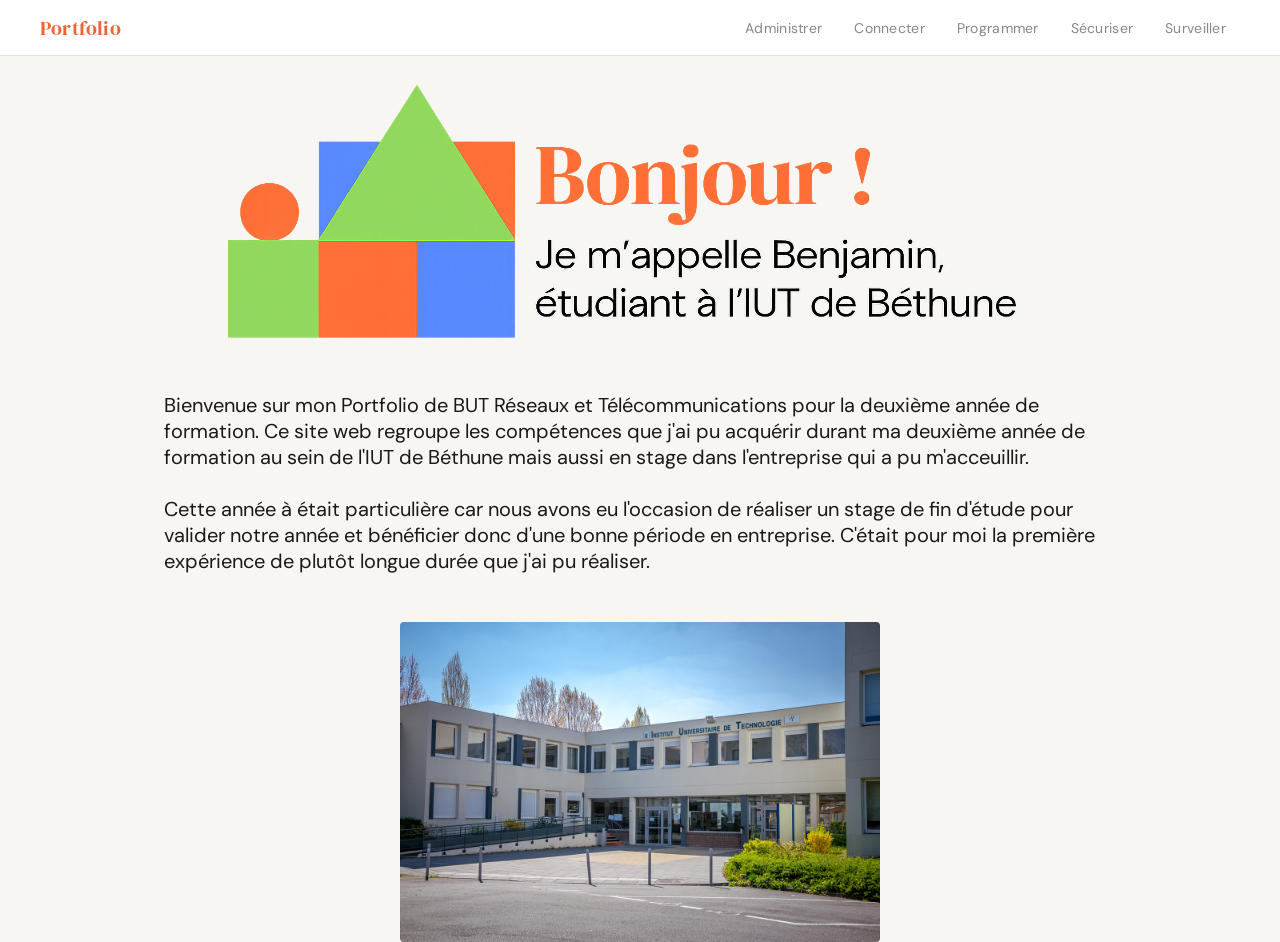
<file: index.html>
<!DOCTYPE html>
<html lang="fr">
<head>
  <meta charset="UTF-8" />
  <meta name="viewport" content="width=device-width, initial-scale=1.0" />
  <title>Portfolio Benjamin Petillon</title>
  <link href="https://fonts.googleapis.com/css2?family=DM+Sans:wght@300;400;500&family=DM+Serif+Display&display=swap" rel="stylesheet" />
  <link rel="stylesheet" href="style.css" />
</head>
<body>

<main>

<nav>
    <a href="index.html" class="nav-brand">Portfolio</a>
    <ul class="nav-links">
        <li><a href="skills/administrer.html">Administrer</a></li>
        <li><a href="skills/connecter.html">Connecter</a></li>
        <li><a href="skills/programmer.html">Programmer</a></li>
        <li><a href="skills/securiser.html">Sécuriser</a></li>
        <li><a href="skills/surveiller.html">Surveiller</a></li>
    </ul>
</nav>

    <div class="container">

        <div class="divider-box-s"></div>

        <img class="img-home" src="attachments/bonjour_rmbg_crop.png">

        <div class="divider-box-m"></div>

            <p>
                Bienvenue sur mon Portfolio de BUT Réseaux et Télécommunications pour la deuxième année de formation. 
                Ce site web regroupe les compétences que j'ai pu acquérir durant ma deuxième année de formation au sein de l'IUT
                de Béthune mais aussi en stage dans l'entreprise qui a pu m'acceuillir.
            </p>
                <br>
            <p>
                Cette année à était particulière car nous avons eu l'occasion de réaliser un stage de fin d'étude pour valider
                notre année et bénéficier donc d'une bonne période en entreprise. C'était pour moi la première expérience
                de plutôt longue durée que j'ai pu réaliser.
            </p>

        <div class="divider-box-m"></div>

            <img src="attachments/iut.jpg" class="img-center"/>

    </div>
</main>

<script>
  const current = window.location.pathname.split('/').pop();
  document.querySelectorAll('.nav-links a').forEach(link => {
    if (link.getAttribute('href') === current) {
      link.classList.add('active');
    }
  });
</script>

</body>
</html>
</file>
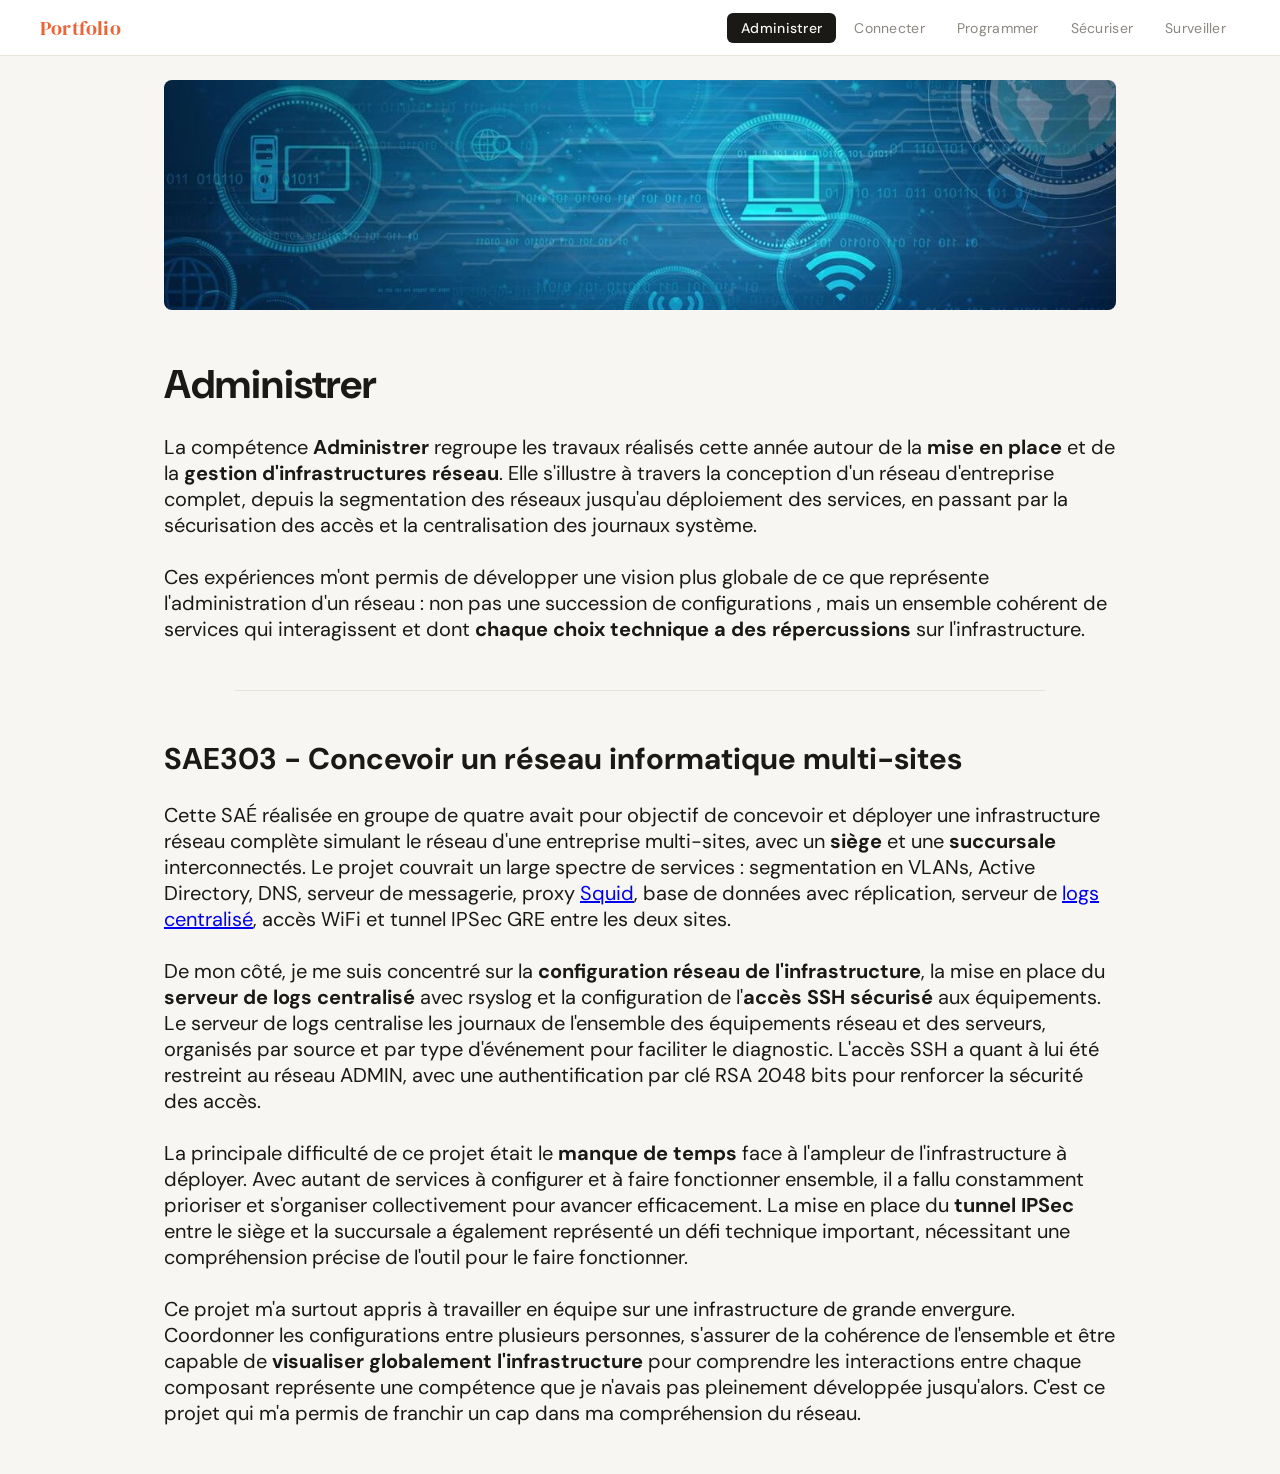
<file: skills/administrer.html>
<!DOCTYPE html>
<html lang="fr">
<head>
  <meta charset="UTF-8" />
  <meta name="viewport" content="width=device-width, initial-scale=1.0" />
  <title>Portfolio Benjamin Petillon</title>
  <link href="https://fonts.googleapis.com/css2?family=DM+Sans:wght@300;400;500&family=DM+Serif+Display&display=swap" rel="stylesheet" />
  <link rel="stylesheet" href="../style.css" />
</head>
<body>

<main>

<nav>
    <a href="../index.html" class="nav-brand">Portfolio</a>
    <ul class="nav-links">
        <li><a href="administrer.html">Administrer</a></li>
        <li><a href="connecter.html">Connecter</a></li>
        <li><a href="programmer.html">Programmer</a></li>
        <li><a href="securiser.html">Sécuriser</a></li>
        <li><a href="surveiller.html">Surveiller</a></li>
    </ul>
</nav>
    <div class="container">

        <div class="divider-box-s"></div>

        <img src="../attachments/banner_network.jpg" class="banner">

        <div class="divider-box-m"></div>

            <h1>Administrer</h1>

        <div class="divider-box-s"></div>

            <p>La compétence <strong>Administrer</strong> regroupe les travaux réalisés cette année autour de la <strong>mise en place</strong> et de la <strong>gestion d'infrastructures 
                réseau</strong>. Elle s'illustre à travers la conception d'un réseau d'entreprise complet, depuis la segmentation des réseaux jusqu'au déploiement des 
                services, en passant par la sécurisation des accès et la centralisation des journaux système.</p>
                    <br>
            <p>Ces expériences m'ont permis de développer une vision plus globale de ce que représente l'administration d'un réseau : non pas une succession de 
                configurations , mais un ensemble cohérent de services qui interagissent et dont <strong>chaque choix technique a des répercussions</strong> sur 
                l'infrastructure.</p>
        
        <div class="divider-box-m"></div>
        <hr class="divider-line">
        <div class="divider-box-m"></div>

            <h2>SAE303 - Concevoir un réseau informatique multi-sites</h2>

        <div class="divider-box-s"></div>

            <p>Cette SAÉ réalisée en groupe de quatre avait pour objectif de concevoir et déployer une infrastructure réseau complète simulant le réseau 
                d'une entreprise multi-sites, avec un <strong>siège</strong> et une <strong>succursale</strong> interconnectés. Le projet couvrait un large 
                spectre de services : segmentation en VLANs, Active Directory, DNS, serveur de messagerie, proxy <a href="https://www.squid-cache.org/Intro/">Squid</a>, 
                base de données avec réplication, serveur de <a href="https://www.rsyslog.com/">logs centralisé</a>, accès WiFi et tunnel IPSec GRE entre les deux sites.</p>
                <br>
            <p>De mon côté, je me suis concentré sur la <strong>configuration réseau de l'infrastructure</strong>, la mise en place du <strong>serveur de logs 
                centralisé</strong> avec rsyslog et la configuration de l'<strong>accès SSH sécurisé</strong> aux équipements. Le serveur de logs centralise les 
                journaux de l'ensemble des équipements réseau et des serveurs, organisés par source et par type d'événement pour faciliter le diagnostic. L'accès 
                SSH a quant à lui été restreint au réseau ADMIN, avec une authentification par clé RSA 2048 bits pour renforcer la sécurité des accès.</p>
                <br>
            <p>La principale difficulté de ce projet était le <strong>manque de temps</strong> face à l'ampleur de l'infrastructure à déployer. Avec autant de 
                services à configurer et à faire fonctionner ensemble, il a fallu constamment prioriser et s'organiser collectivement pour avancer efficacement. 
                La mise en place du <strong>tunnel IPSec</strong> entre le siège et la succursale a également représenté un défi technique important, nécessitant 
                une compréhension précise de l'outil pour le faire fonctionner.</p>
                <br>
            <p>Ce projet m'a surtout appris à travailler en équipe sur une infrastructure de grande envergure. Coordonner les configurations entre plusieurs 
                personnes, s'assurer de la cohérence de l'ensemble et être capable de <strong>visualiser globalement l'infrastructure</strong> pour comprendre 
                les interactions entre chaque composant représente une compétence que je n'avais pas pleinement développée jusqu'alors. C'est ce projet qui 
                m'a permis de franchir un cap dans ma compréhension du réseau.</p>
    
        <div class="divider-box-m"></div>

    </div>
</main>

<script>
  const current = window.location.pathname.split('/').pop();
  document.querySelectorAll('.nav-links a').forEach(link => {
    if (link.getAttribute('href') === current) {
      link.classList.add('active');
    }
  });
</script>

</body>
</html>
</file>
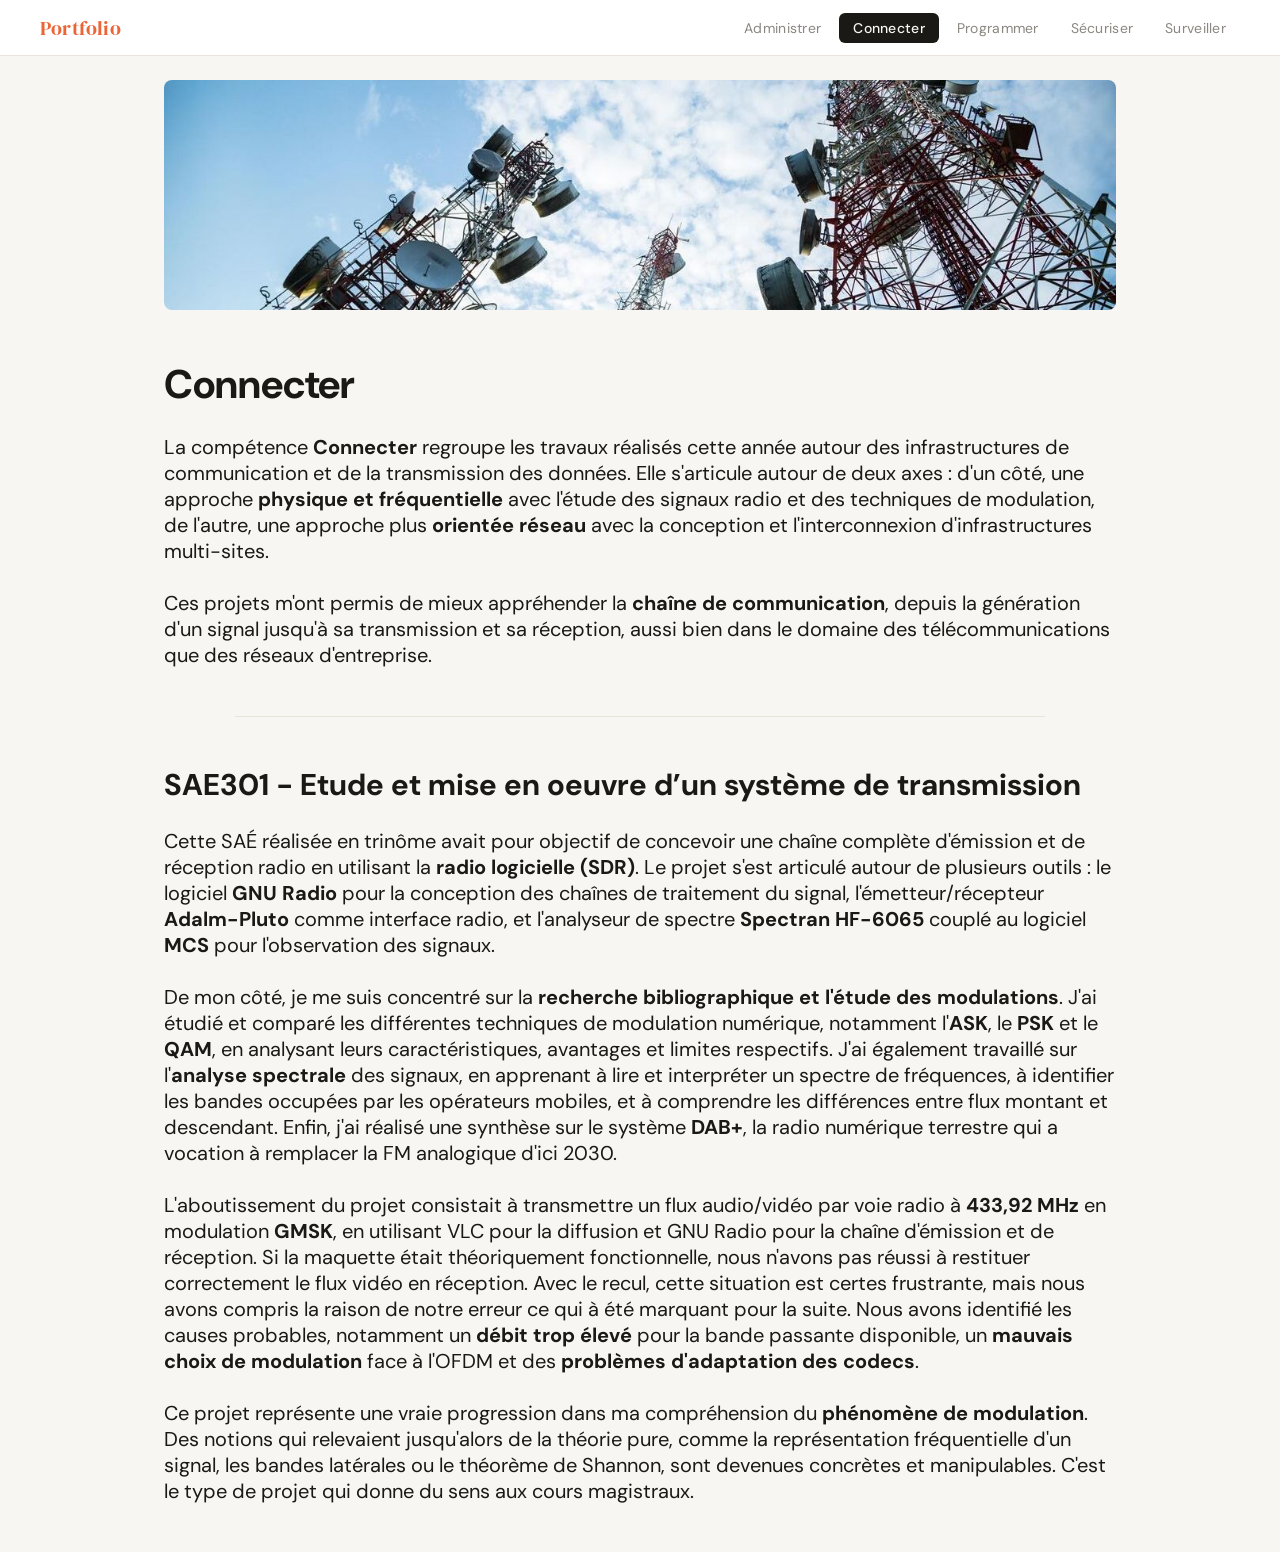
<file: skills/connecter.html>
<!DOCTYPE html>
<html lang="fr">
<head>
  <meta charset="UTF-8" />
  <meta name="viewport" content="width=device-width, initial-scale=1.0" />
  <title>Portfolio Benjamin Petillon</title>
  <link href="https://fonts.googleapis.com/css2?family=DM+Sans:wght@300;400;500&family=DM+Serif+Display&display=swap" rel="stylesheet" />
  <link rel="stylesheet" href="../style.css" />
</head>
<body>

<main>

<nav>
    <a href="../index.html" class="nav-brand">Portfolio</a>
    <ul class="nav-links">
        <li><a href="administrer.html">Administrer</a></li>
        <li><a href="connecter.html">Connecter</a></li>
        <li><a href="programmer.html">Programmer</a></li>
        <li><a href="securiser.html">Sécuriser</a></li>
        <li><a href="surveiller.html">Surveiller</a></li>
    </ul>
</nav>
    <div class="container">

        <div class="divider-box-s"></div>

        <img src="../attachments/banner_telecom.jpg" class="banner">

        <div class="divider-box-m"></div>

            <h1>Connecter</h1>

        <div class="divider-box-s"></div>

            <p>La compétence <strong>Connecter</strong> regroupe les travaux réalisés cette année autour des infrastructures de communication et de la 
                transmission des données. Elle s'articule autour de deux axes : d'un côté, une approche <strong>physique et fréquentielle</strong> avec l'étude 
                des signaux radio et des techniques de modulation, de l'autre, une approche plus <strong>orientée réseau</strong> avec la conception et 
                l'interconnexion d'infrastructures multi-sites.</p>
                    <br>
            <p>Ces projets m'ont permis de mieux appréhender la <strong>chaîne de communication</strong>, depuis la génération d'un signal jusqu'à sa transmission et sa 
                réception, aussi bien dans le domaine des télécommunications que des réseaux d'entreprise.</p>
        
        <div class="divider-box-m"></div>
        <hr class="divider-line">
        <div class="divider-box-m"></div>

            <h2>SAE301 - Etude et mise en oeuvre d’un système de transmission</h2>

        <div class="divider-box-s"></div>

            <p>Cette SAÉ réalisée en trinôme avait pour objectif de concevoir une chaîne complète d'émission et de réception radio en utilisant la 
                <strong>radio logicielle (SDR)</strong>. Le projet s'est articulé autour de plusieurs outils : le logiciel <strong>GNU Radio</strong> 
                pour la conception des chaînes de traitement du signal, l'émetteur/récepteur <strong>Adalm-Pluto</strong> comme interface radio, et 
                l'analyseur de spectre <strong>Spectran HF-6065</strong> couplé au logiciel <strong>MCS</strong> pour l'observation des signaux.</p>
                <br>
            <p>De mon côté, je me suis concentré sur la <strong>recherche bibliographique et l'étude des modulations</strong>. J'ai étudié et comparé 
                les différentes techniques de modulation numérique, notamment l'<strong>ASK</strong>, le <strong>PSK</strong> et le <strong>QAM</strong>, 
                en analysant leurs caractéristiques, avantages et limites respectifs. J'ai également travaillé sur l'<strong>analyse spectrale</strong> 
                des signaux, en apprenant à lire et interpréter un spectre de fréquences, à identifier les bandes occupées par les opérateurs mobiles, et 
                à comprendre les différences entre flux montant et descendant. Enfin, j'ai réalisé une synthèse sur le système <strong>DAB+</strong>, la 
                radio numérique terrestre qui a vocation à remplacer la FM analogique d'ici 2030.</p>
                <br>
            <p>L'aboutissement du projet consistait à transmettre un flux audio/vidéo par voie radio à <strong>433,92 MHz</strong> en modulation <strong>
                GMSK</strong>, en utilisant VLC pour la diffusion et GNU Radio pour la chaîne d'émission et de réception. Si la maquette était théoriquement 
                fonctionnelle, nous n'avons pas réussi à restituer correctement le flux vidéo en réception. Avec le recul, cette situation est certes frustrante, 
                mais nous avons compris la raison de notre erreur ce qui à été marquant pour la suite. 
                Nous avons identifié les causes probables, notamment un <strong>débit trop élevé</strong> pour la bande passante disponible, un <strong>mauvais choix de modulation</strong> 
                face à l'OFDM et des <strong>problèmes d'adaptation des codecs</strong>.</p>
                <br>
            <p>Ce projet représente une vraie progression dans ma compréhension du <strong>phénomène de modulation</strong>. Des notions qui relevaient jusqu'alors 
                de la théorie pure, comme la représentation fréquentielle d'un signal, les bandes latérales ou le théorème de Shannon, sont devenues concrètes et 
                manipulables. C'est le type de projet qui donne du sens aux cours magistraux.</p>
        
        <div class="divider-box-m"></div>


    </div>
</main>

<script>
  const current = window.location.pathname.split('/').pop();
  document.querySelectorAll('.nav-links a').forEach(link => {
    if (link.getAttribute('href') === current) {
      link.classList.add('active');
    }
  });
</script>

</body>
</html>
</file>
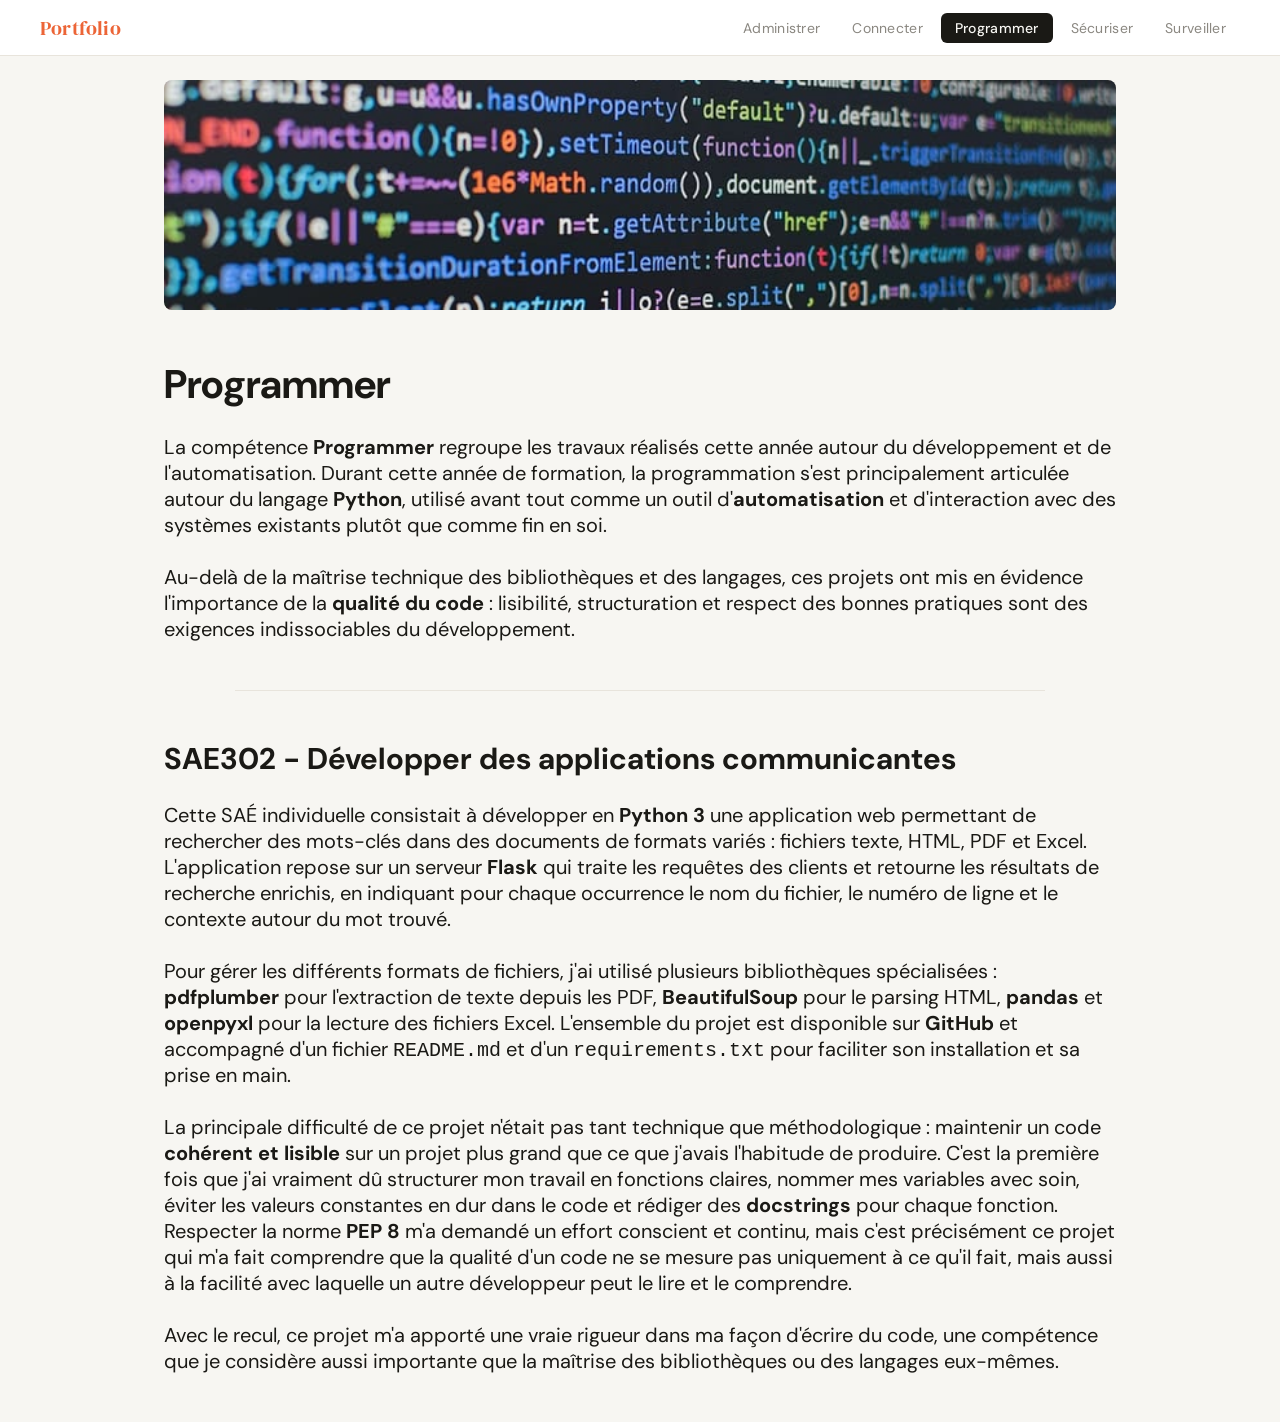
<file: skills/programmer.html>
<!DOCTYPE html>
<html lang="fr">
<head>
  <meta charset="UTF-8" />
  <meta name="viewport" content="width=device-width, initial-scale=1.0" />
  <title>Portfolio Benjamin Petillon</title>
  <link href="https://fonts.googleapis.com/css2?family=DM+Sans:wght@300;400;500&family=DM+Serif+Display&display=swap" rel="stylesheet" />
  <link rel="stylesheet" href="../style.css" />
</head>
<body>

<main>

<nav>
    <a href="../index.html" class="nav-brand">Portfolio</a>
    <ul class="nav-links">
        <li><a href="administrer.html">Administrer</a></li>
        <li><a href="connecter.html">Connecter</a></li>
        <li><a href="programmer.html">Programmer</a></li>
        <li><a href="securiser.html">Sécuriser</a></li>
        <li><a href="surveiller.html">Surveiller</a></li>
    </ul>
</nav>
    <div class="container">

        <div class="divider-box-s"></div>

        <img src="../attachments/banner_prog.jpg" class="banner">

        <div class="divider-box-m"></div>

            <h1>Programmer</h1>

        <div class="divider-box-s"></div>

            <p>La compétence <strong>Programmer</strong> regroupe les travaux réalisés cette année autour du développement et de l'automatisation. Durant cette 
                année de formation, la programmation s'est principalement articulée autour du langage <strong>Python</strong>, utilisé avant tout comme un outil 
                d'<strong>automatisation</strong> et d'interaction avec des systèmes existants plutôt que comme fin en soi.</p>
                    <br>
            <p>Au-delà de la maîtrise technique des bibliothèques et des langages, ces projets ont mis en évidence l'importance de la <strong>qualité du code</strong> : 
                lisibilité, structuration et respect des bonnes pratiques sont des exigences indissociables du développement.</p>        
     
        <div class="divider-box-m"></div>
        <hr class="divider-line">
        <div class="divider-box-m"></div>

            <h2>SAE302 - Développer des applications communicantes</h2>

        <div class="divider-box-s"></div>

            <p>Cette SAÉ individuelle consistait à développer en <strong>Python 3</strong> une application web permettant de rechercher des mots-clés 
                dans des documents de formats variés : fichiers texte, HTML, PDF et Excel. L'application repose sur un serveur <strong>Flask</strong> qui 
                traite les requêtes des clients et retourne les résultats de recherche enrichis, en indiquant pour chaque occurrence le nom du fichier, 
                le numéro de ligne et le contexte autour du mot trouvé.</p>
                <br>
            <p>Pour gérer les différents formats de fichiers, j'ai utilisé plusieurs bibliothèques spécialisées : <strong>pdfplumber</strong> pour l'extraction 
                de texte depuis les PDF, <strong>BeautifulSoup</strong> pour le parsing HTML, <strong>pandas</strong> et <strong>openpyxl</strong> pour la lecture 
                des fichiers Excel. L'ensemble du projet est disponible sur <strong>GitHub</strong> et accompagné d'un fichier <code>README.md</code> et d'un 
                <code>requirements.txt</code> pour faciliter son installation et sa prise en main.</p>
                <br>
            <p>La principale difficulté de ce projet n'était pas tant technique que méthodologique : maintenir un code <strong>cohérent et lisible</strong> sur un 
                projet plus grand que ce que j'avais l'habitude de produire. C'est la première fois que j'ai vraiment dû structurer mon travail en fonctions claires, 
                nommer mes variables avec soin, éviter les valeurs constantes en dur dans le code et rédiger des <strong>docstrings</strong> pour chaque fonction. 
                Respecter la norme <strong>PEP 8</strong> m'a demandé un effort conscient et continu, mais c'est précisément ce projet qui m'a fait comprendre que la 
                qualité d'un code ne se mesure pas uniquement à ce qu'il fait, mais aussi à la facilité avec laquelle un autre développeur peut le lire et le comprendre.</p>
                <br>
            <p>Avec le recul, ce projet m'a apporté une vraie rigueur dans ma façon d'écrire du code, une compétence que je considère aussi importante que la 
                maîtrise des bibliothèques ou des langages eux-mêmes.</p>
            
        <div class="divider-box-m"></div>

    </div>
</main>

<script>
  const current = window.location.pathname.split('/').pop();
  document.querySelectorAll('.nav-links a').forEach(link => {
    if (link.getAttribute('href') === current) {
      link.classList.add('active');
    }
  });
</script>

</body>
</html>
</file>
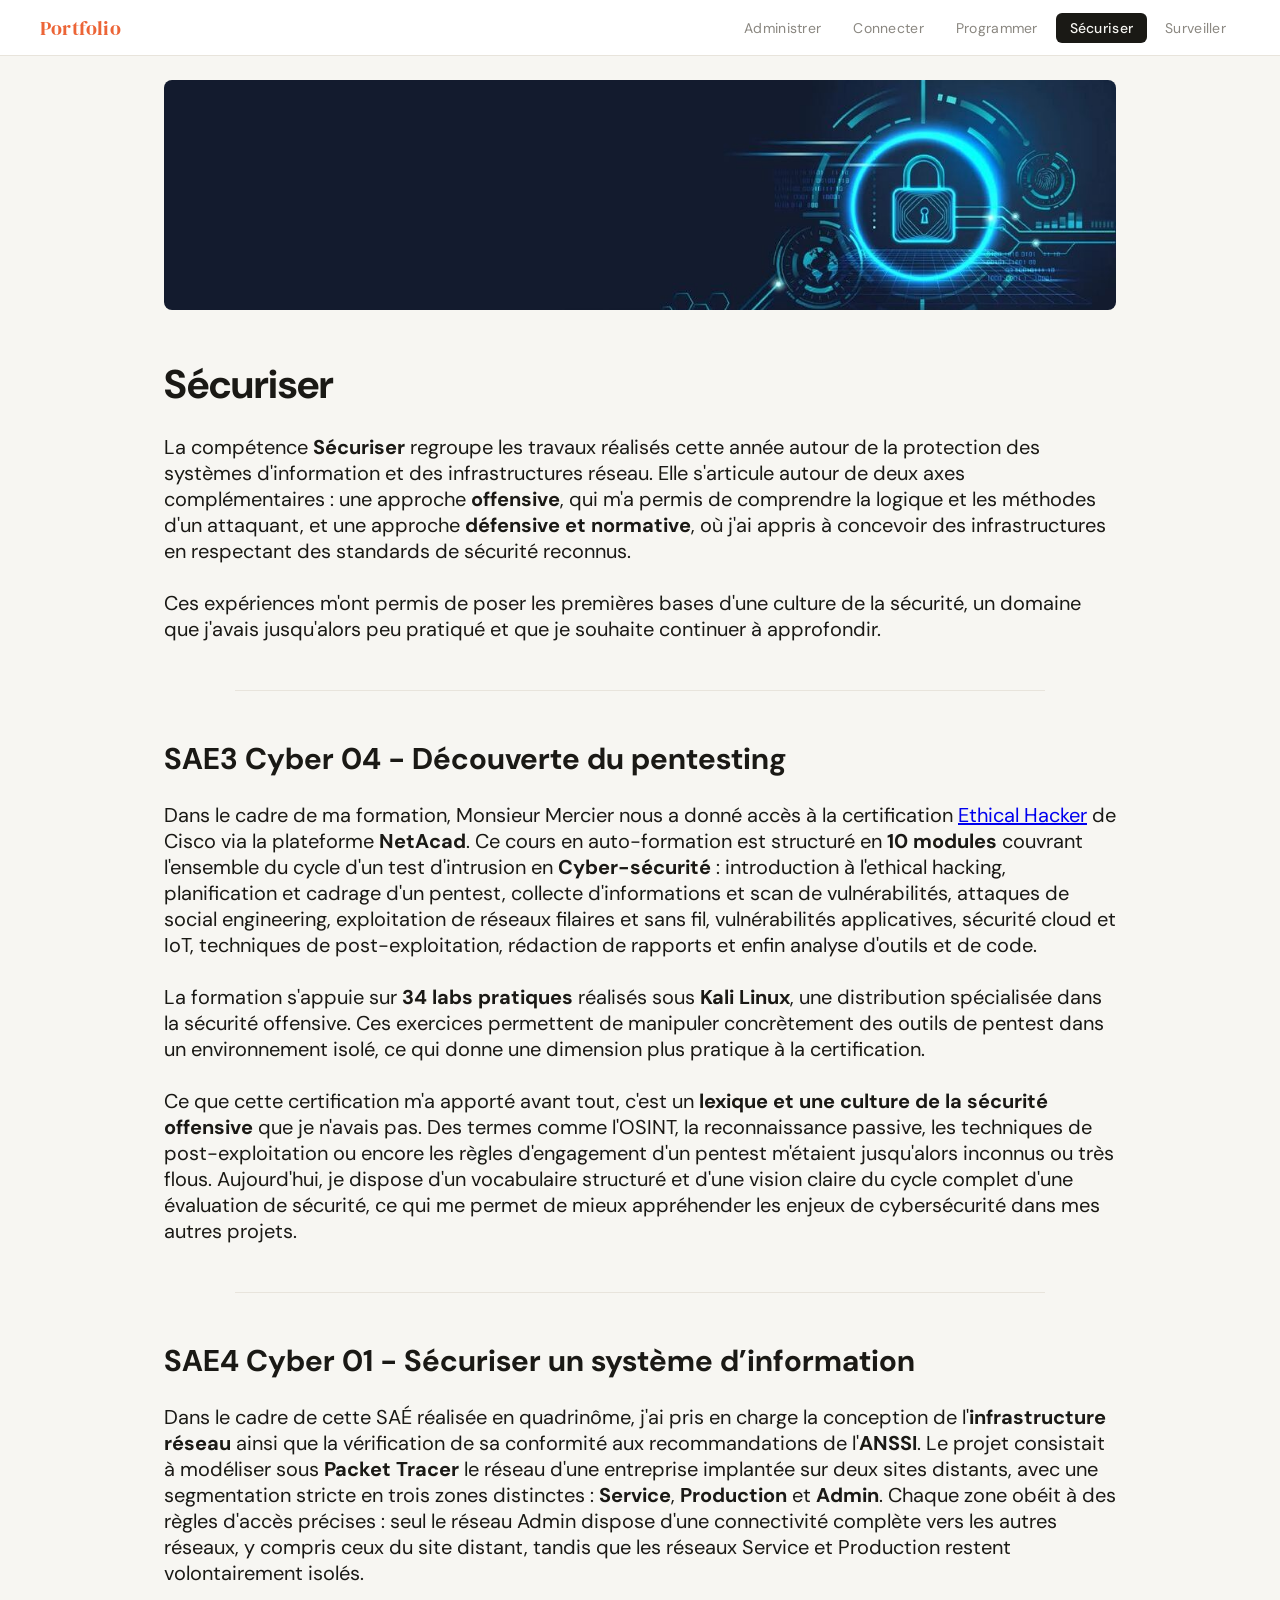
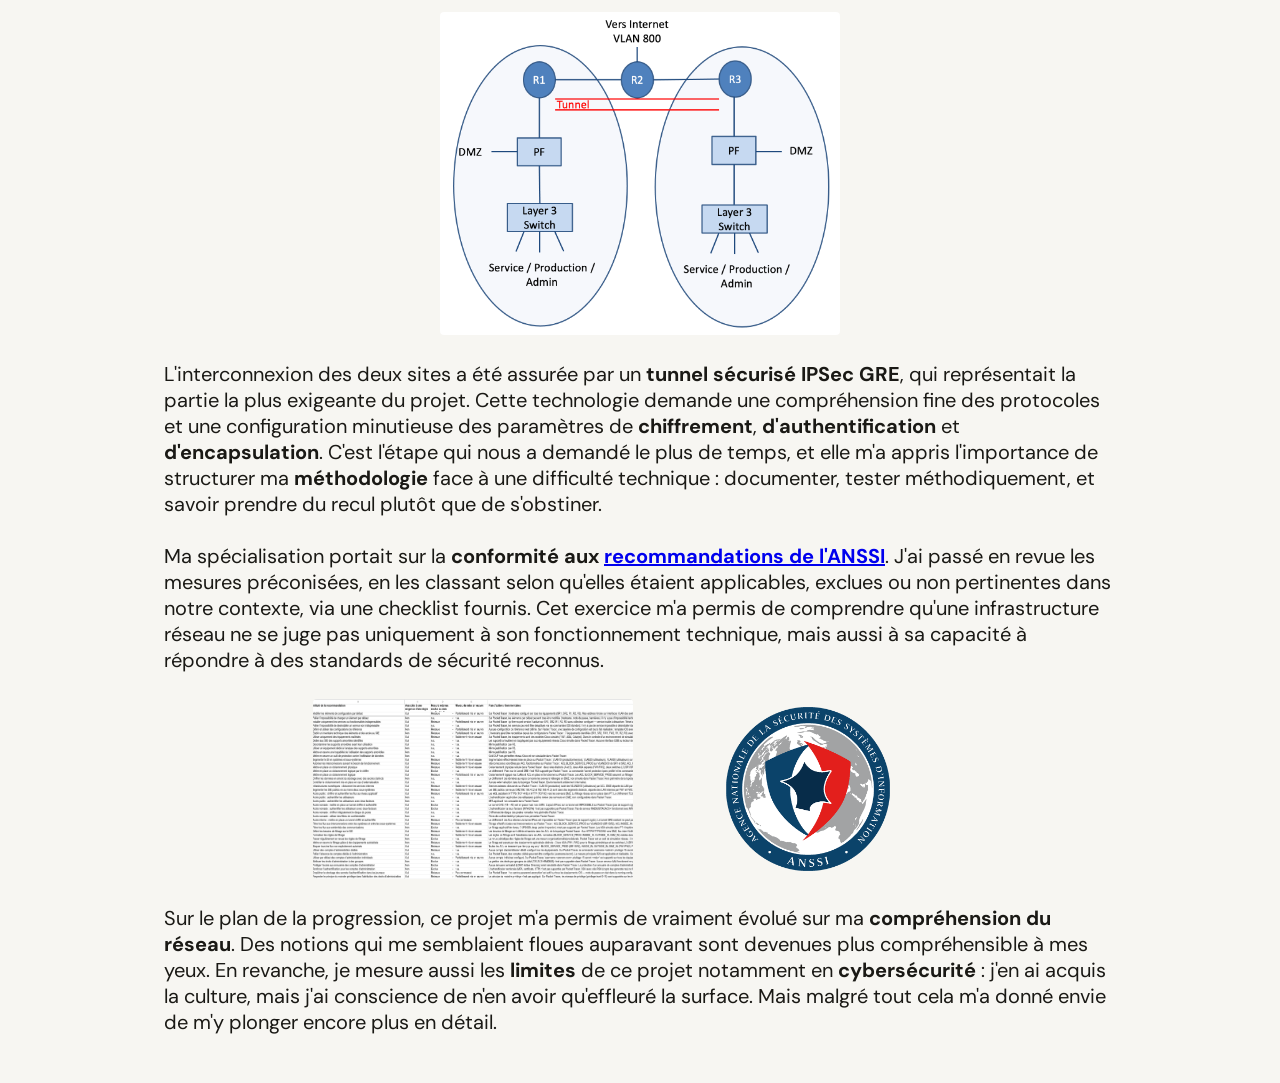
<file: skills/securiser.html>
<!DOCTYPE html>
<html lang="fr">
<head>
  <meta charset="UTF-8" />
  <meta name="viewport" content="width=device-width, initial-scale=1.0" />
  <title>Portfolio Benjamin Petillon</title>
  <link href="https://fonts.googleapis.com/css2?family=DM+Sans:wght@300;400;500&family=DM+Serif+Display&display=swap" rel="stylesheet" />
  <link rel="stylesheet" href="../style.css" />
</head>
<body>

<main>

<nav>
    <a href="../index.html" class="nav-brand">Portfolio</a>
    <ul class="nav-links">
        <li><a href="administrer.html">Administrer</a></li>
        <li><a href="connecter.html">Connecter</a></li>
        <li><a href="programmer.html">Programmer</a></li>
        <li><a href="securiser.html">Sécuriser</a></li>
        <li><a href="surveiller.html">Surveiller</a></li>
    </ul>
</nav>
    <div class="container">

        <div class="divider-box-s"></div>

        <img src="../attachments/banner_secu.jpg" class="banner">

        <div class="divider-box-m"></div>

            <h1>Sécuriser</h1>

        <div class="divider-box-s"></div>

            <p>La compétence <strong>Sécuriser</strong> regroupe les travaux réalisés cette année autour de la protection des systèmes d'information et des infrastructures 
                réseau. Elle s'articule autour de deux axes complémentaires : une approche <strong>offensive</strong>, qui m'a permis de comprendre la logique et les 
                méthodes d'un attaquant, et une approche <strong>défensive et normative</strong>, où j'ai appris à concevoir des infrastructures en respectant des standards 
                de sécurité reconnus.</p>
                    <br>
            <p>Ces expériences m'ont permis de poser les premières bases d'une culture de la sécurité, un domaine que j'avais jusqu'alors peu pratiqué et que je souhaite 
                continuer à approfondir.</p>
        
        <div class="divider-box-m"></div>
        <hr class="divider-line">
        <div class="divider-box-m"></div>

            <h2>SAE3 Cyber 04 - Découverte du pentesting</h2>

        <div class="divider-box-s"></div>

            <p>Dans le cadre de ma formation, Monsieur Mercier nous a donné accès à la certification <a href="https://www.netacad.com/fr/courses/ethical-hacker?courseLang=fr-FR">Ethical Hacker</a> de Cisco via la 
            plateforme <strong>NetAcad</strong>. Ce cours en auto-formation est structuré en <strong>10 modules</strong> couvrant l'ensemble du cycle 
            d'un test d'intrusion en <strong>Cyber-sécurité</strong> : introduction à l'ethical hacking, planification et cadrage d'un pentest, collecte d'informations et scan de 
            vulnérabilités, attaques de social engineering, exploitation de réseaux filaires et sans fil, vulnérabilités applicatives, sécurité cloud et IoT, 
            techniques de post-exploitation, rédaction de rapports et enfin analyse d'outils et de code.</p>
                <br>
            <p>La formation s'appuie sur <strong>34 labs pratiques</strong> réalisés sous <strong>Kali Linux</strong>, une distribution spécialisée dans 
            la sécurité offensive. Ces exercices permettent de manipuler concrètement des outils de pentest dans un environnement isolé, 
            ce qui donne une dimension plus pratique à la certification.</p>
                <br>
            <p>Ce que cette certification m'a apporté avant tout, c'est un <strong>lexique et une culture de la sécurité offensive</strong> que je n'avais pas. 
            Des termes comme l'OSINT, la reconnaissance passive, les techniques de post-exploitation ou encore les règles d'engagement d'un pentest m'étaient 
            jusqu'alors inconnus ou très flous. Aujourd'hui, je dispose d'un vocabulaire structuré et d'une vision claire du cycle complet d'une évaluation 
            de sécurité, ce qui me permet de mieux appréhender les enjeux de cybersécurité dans mes autres projets.</p>


        <div class="divider-box-m"></div>
        <hr class="divider-line">
        <div class="divider-box-m"></div>

            <h2>SAE4 Cyber 01 - Sécuriser un système d’information</h2>
            
        <div class="divider-box-s"></div>

            <p>Dans le cadre de cette SAÉ réalisée en quadrinôme, j'ai pris en charge la conception de l'<strong>infrastructure 
            réseau</strong> ainsi que la vérification de sa conformité aux recommandations de l'<strong>ANSSI</strong>. Le projet consistait 
            à modéliser sous <strong>Packet Tracer</strong> le réseau d'une entreprise implantée sur deux sites distants, avec une segmentation stricte en 
            trois zones distinctes : <strong>Service</strong>, <strong>Production</strong> et <strong>Admin</strong>. 
            Chaque zone obéit à des règles d'accès précises : seul le réseau Admin dispose d'une connectivité complète vers 
            les autres réseaux, y compris ceux du site distant, tandis que les réseaux Service et Production restent volontairement isolés.</p>
                <br>
                <img src="../attachments/infra_sae4cyber1.png" class="img-center" style="width: 400px;">
                <br>
            <p>L'interconnexion des deux sites a été assurée par un <strong>tunnel sécurisé IPSec GRE</strong>, qui représentait la 
            partie la plus exigeante du projet. Cette technologie demande une compréhension fine des protocoles et une 
            configuration minutieuse des paramètres de <strong>chiffrement</strong>, <strong>d'authentification</strong> et <strong>d'encapsulation</strong>. 
            C'est l'étape qui nous a demandé le plus de temps, et elle m'a appris l'importance de structurer ma <strong>méthodologie</strong> face à une difficulté 
            technique : documenter, tester méthodiquement, et savoir prendre du recul plutôt que de s'obstiner.</p>
                <br>
            <p>Ma spécialisation portait sur la <strong>conformité aux <a href="https://messervices.cyber.gouv.fr/guides/recommandations-pour-la-protection-des-systemes-dinformation-essentiels">
            recommandations de l'ANSSI</a></strong>. J'ai passé en revue les mesures préconisées, en les classant selon qu'elles étaient applicables, 
            exclues ou non pertinentes dans notre contexte, via une checklist fournis. Cet exercice m'a permis de comprendre qu'une infrastructure réseau 
            ne se juge pas uniquement à son fonctionnement technique, mais aussi à sa capacité à répondre à des standards de sécurité reconnus.</p>
                <br>
                <div class="img-row">
                    <img src="../attachments/anssi_excel.png" alt="description" />
                    <img src="../attachments/anssi.png" alt="description" />
                </div>                    
                <br>
            <p>Sur le plan de la progression, ce projet m'a permis de vraiment évolué sur ma <strong>compréhension du réseau</strong>. Des notions qui me semblaient 
            floues auparavant sont devenues plus compréhensible à mes yeux. En revanche, je mesure aussi les <strong>limites</strong> de ce projet notamment en 
            <strong>cybersécurité</strong> : j'en ai acquis la culture, mais j'ai conscience de n'en avoir qu'effleuré la surface. Mais malgré tout 
            cela m'a donné envie de m'y plonger encore plus en détail.</p>

        <div class="divider-box-m"></div>

    </div>
</main>

<script>
  const current = window.location.pathname.split('/').pop();
  document.querySelectorAll('.nav-links a').forEach(link => {
    if (link.getAttribute('href') === current) {
      link.classList.add('active');
    }
  });
</script>

</body>
</html>
</file>
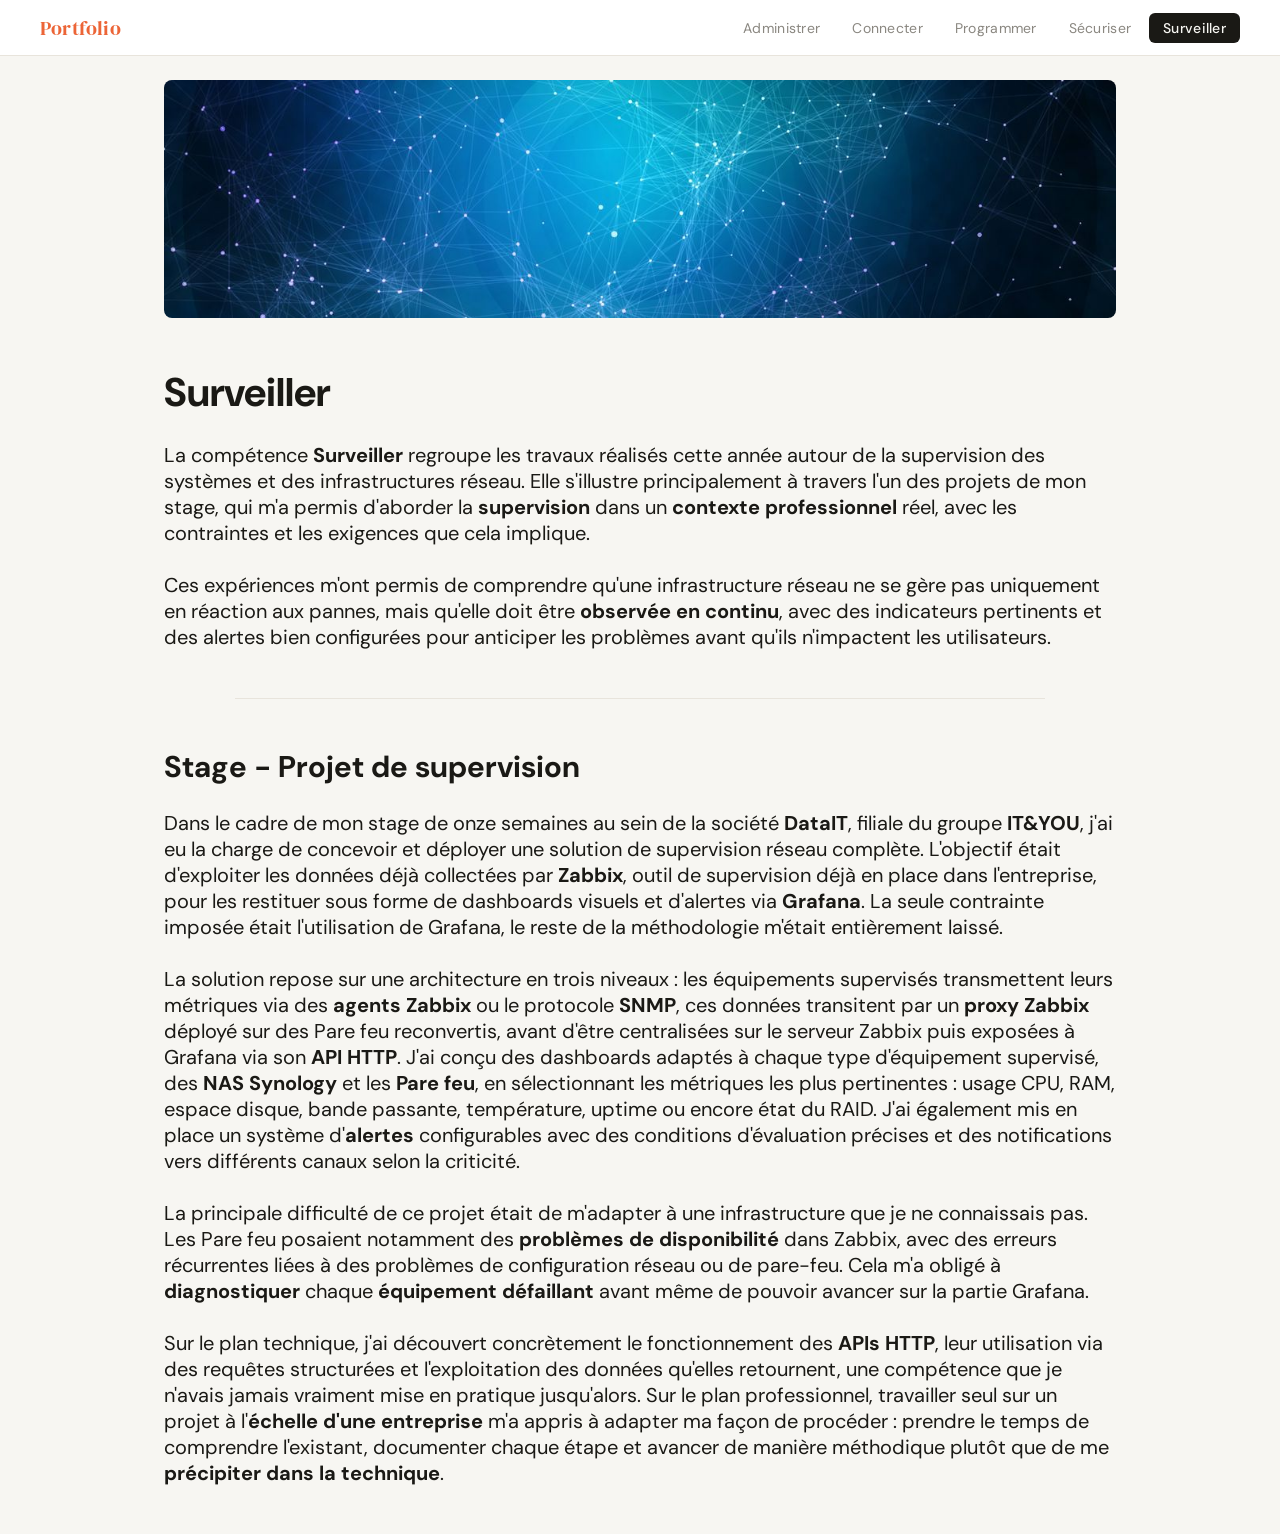
<file: skills/surveiller.html>
<!DOCTYPE html>
<html lang="fr">
<head>
  <meta charset="UTF-8" />
  <meta name="viewport" content="width=device-width, initial-scale=1.0" />
  <title>Portfolio Benjamin Petillon</title>
  <link href="https://fonts.googleapis.com/css2?family=DM+Sans:wght@300;400;500&family=DM+Serif+Display&display=swap" rel="stylesheet" />
  <link rel="stylesheet" href="../style.css" />
</head>
<body>

<main>

<nav>
    <a href="../index.html" class="nav-brand">Portfolio</a>
    <ul class="nav-links">
        <li><a href="administrer.html">Administrer</a></li>
        <li><a href="connecter.html">Connecter</a></li>
        <li><a href="programmer.html">Programmer</a></li>
        <li><a href="securiser.html">Sécuriser</a></li>
        <li><a href="surveiller.html">Surveiller</a></li>
    </ul>
</nav>
    <div class="container">

        <div class="divider-box-s"></div>

        <img src="../attachments/banner_connect.jpg" class="banner">

        <div class="divider-box-m"></div>

            <h1>Surveiller</h1>

        <div class="divider-box-s"></div>

            <p>La compétence <strong>Surveiller</strong> regroupe les travaux réalisés cette année autour de la supervision des systèmes et des infrastructures 
                réseau. Elle s'illustre principalement à travers l'un des projets de mon stage, qui m'a permis d'aborder la <strong>supervision</strong> dans un 
                <strong>contexte professionnel</strong> réel, avec les contraintes et les exigences que cela implique.</p>
                    <br>
            <p>Ces expériences m'ont permis de comprendre qu'une infrastructure réseau ne se gère pas uniquement en réaction aux pannes, mais qu'elle doit être 
                <strong>observée en continu</strong>, avec des indicateurs pertinents et des alertes bien configurées pour anticiper les problèmes avant qu'ils 
                n'impactent les utilisateurs.</p>
        
        <div class="divider-box-m"></div>
        <hr class="divider-line">
        <div class="divider-box-m"></div>

            <h2>Stage - Projet de supervision</h2>

        <div class="divider-box-s"></div>

            <p>Dans le cadre de mon stage de onze semaines au sein de la société <strong>DataIT</strong>, filiale du groupe <strong>IT&YOU</strong>, 
                j'ai eu la charge de concevoir et déployer une solution de supervision réseau complète. L'objectif était d'exploiter les données déjà 
                collectées par <strong>Zabbix</strong>, outil de supervision déjà en place dans l'entreprise, pour les restituer sous forme de dashboards 
                visuels et d'alertes via <strong>Grafana</strong>. La seule contrainte imposée était l'utilisation de Grafana, le reste de la méthodologie 
                m'était entièrement laissé.</p>
                <br>
            <p>La solution repose sur une architecture en trois niveaux : les équipements supervisés transmettent leurs métriques via des <strong>agents 
                Zabbix</strong> ou le protocole <strong>SNMP</strong>, ces données transitent par un <strong>proxy Zabbix</strong> déployé sur des Pare 
                feu reconvertis, avant d'être centralisées sur le serveur Zabbix puis exposées à Grafana via son <strong>API HTTP</strong>. J'ai conçu 
                des dashboards adaptés à chaque type d'équipement supervisé, des <strong>NAS Synology</strong> et les <strong>Pare feu</strong>, 
                en sélectionnant les métriques les plus pertinentes : usage CPU, RAM, espace disque, bande passante, température, uptime ou encore état du RAID. 
                J'ai également mis en place un système d'<strong>alertes</strong> configurables avec des conditions d'évaluation précises et des notifications vers 
                différents canaux selon la criticité.</p>
                <br>
            <p>La principale difficulté de ce projet était de m'adapter à une infrastructure que je ne connaissais pas. Les Pare feu posaient notamment des 
                <strong>problèmes de disponibilité</strong> dans Zabbix, avec des erreurs récurrentes liées à des problèmes de configuration réseau ou de pare-feu. Cela 
                m'a obligé à <strong>diagnostiquer</strong> chaque <strong>équipement défaillant</strong> avant même de pouvoir avancer sur la partie Grafana.</p>
                <br>
            <p>Sur le plan technique, j'ai découvert concrètement le fonctionnement des <strong>APIs HTTP</strong>, leur utilisation via des requêtes structurées et 
                l'exploitation des données qu'elles retournent, une compétence que je n'avais jamais vraiment mise en pratique jusqu'alors. Sur le plan professionnel, 
                travailler seul sur un projet à l'<strong>échelle d'une entreprise</strong> m'a appris à adapter ma façon de procéder : prendre le temps de comprendre l'existant, 
                documenter chaque étape et avancer de manière méthodique plutôt que de me <strong>précipiter dans la technique</strong>.</p>
    
        <div class="divider-box-m"></div>    
            
    </div>
</main>

<script>
  const current = window.location.pathname.split('/').pop();
  document.querySelectorAll('.nav-links a').forEach(link => {
    if (link.getAttribute('href') === current) {
      link.classList.add('active');
    }
  });
</script>

</body>
</html>
</file>
<file: style.css>
*, *::before, *::after { box-sizing: border-box; margin: 0; padding: 0; }

:root {
  --background:     #f7f6f2;
  --nav-background: #ffffff;
  --border: #e8e4dc;
  --text:   #1a1915;
  --muted:  #8a8780;
}

body {
  background: var(--background);
  font-family: 'DM Sans', sans-serif;
  color: var(--text);
  min-height: 100vh;
}

/* ── NAVBAR ── */
nav {
  position: sticky;
  top: 0;
  z-index: 100;
  background: var(--nav-background);
  border-bottom: 1px solid var(--border);
  height: 56px;
  display: flex;
  align-items: center;
  padding: 0 40px;
  justify-content: space-between;
}

.nav-brand {
  font-family: 'DM Serif Display', serif;
  font-size: 1.25rem;
  letter-spacing: 0.01em;
  color: #ec6537;
  text-decoration: none;
  user-select: none;
}

.nav-links {
  display: flex;
  align-items: center;
  gap: 4px;
  list-style: none;
}

.nav-links a {
  display: block;
  padding: 6px 14px;
  font-size: 0.875rem;
  font-weight: 400;
  color: var(--muted);
  text-decoration: none;
  border-radius: 6px;
  transition: color 0.18s, background 0.18s;
  letter-spacing: 0.02em;
}

.nav-links a:hover {
  color: var(--text);
  background: var(--background);
}

.nav-links a.active {
  color: var(--background);
  background: var(--text);
  font-weight: 500;
  transition: color 0.18s, background 0.18s;

}

/* ── DIVIDER ── */
.divider-line {
  width: 85%;
  margin: 0 auto;
  border: none;
  border-top: 1px solid var(--border);
}

.divider-box-s  { height: 24px; }
.divider-box-m  { height: 48px; }
.divider-box-l  { height: 96px; }
.divider-box-xl { height: 160px; }

/* ── CONTAINER SITE ── */
.container {
  max-width: 1000px;
  margin: 0 auto;
  padding: 0 24px;
}

/* ── PAGE ── */
main {
    height: calc(100vh - 56px);
    font-size: 1.25rem;
    background: var(--background);
}

.img-home {
    display: block;
    margin: 0 auto;
    width: 825px;
}

.banner {
    display: block;
    margin: 0 auto;
    max-width: 100%;
    min-width: 100%;
    border-radius: 8px;
}

.img-left {
  display: block;
  max-width: 100%;
  width: 480px;
  border-radius: 4px;
}

.img-center {
  display: block;
  margin: 0 auto;
  max-width: 100%;
  width: 480px;
  border-radius: 4px;
}

.img-right {
  display: block;
  margin-left: auto;
  max-width: 100%;
  width: 480px;
  border-radius: 4px;
}

.img-row {
  display: flex;
  gap: 15px;
  justify-content: center;
}

.img-row img {
  width: 0;
  flex: 1;
  max-width: 320px;
  border-radius: 4px;
  object-fit: cover;
}
</file>
